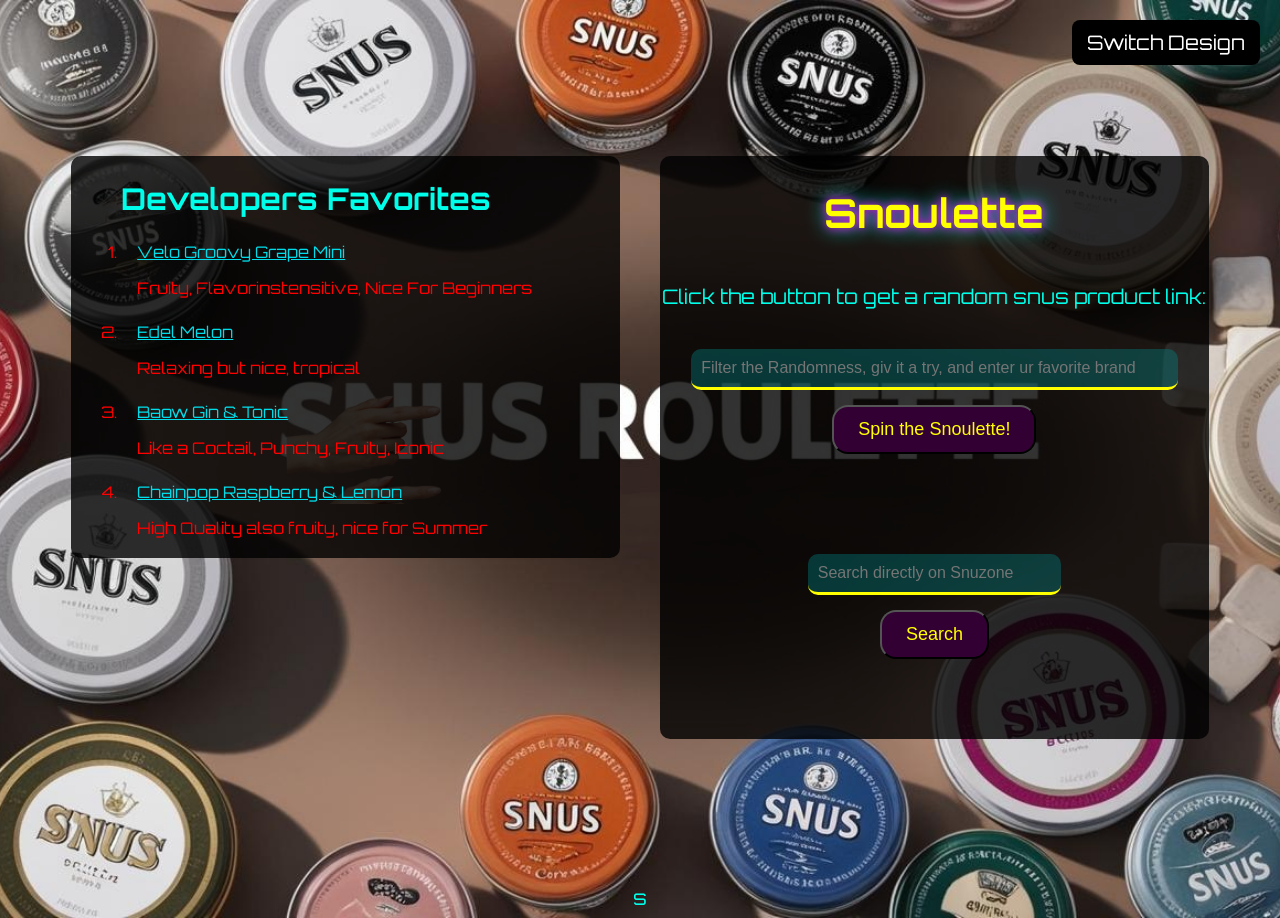
<file: index.html>
<!DOCTYPE html>
<html lang="en">
<head>
    <link rel="icon" href="logo.png" type="image/svg+xml">
    <link rel="prefetch" href="lightdesign.html">
    <meta charset="UTF-8">
    <meta name="viewport" content="width=device-width, initial-scale=1.0">
    <title>Snoulette</title>
    <style>
@import url('https://fonts.googleapis.com/css2?family=Space+Mono:ital,wght@0,400;0,700;1,400;1,700&display=swap');
@import url('https://fonts.googleapis.com/css2?family=Orbitron:wght@700&display=swap');

body {
    font-family: 'Orbitron', sans-serif;
    text-align: center;
    margin-top: 10px;
    font-size: 20px;
    background-image: url("background.jpg");
    background-size: cover;
    background-repeat: no-repeat;
    background-position: center center;
    color: #00ffea;
    display: flex;
    flex-direction: column;
    justify-content: center;
    align-items: center;
    min-height: 100vh;
    animation: bgPulse 5s infinite alternate, glow 5s infinite alternate;
}

h1 {
    font-size: 2.5rem;
    margin-top: 2rem;
    text-shadow: 0 0 10px #ff00f7, 0 0 20px #00ffe1;
    animation: glow 1.5s infinite alternate;
    color: #ffff00;
}


#designSwitchBtn {
    position: fixed;
    top: 20px;
    right: 20px;
    padding: 10px 15px;
    background-color: #000;
    color: #fff;
    text-decoration: none;
    border-radius: 8px;
    z-index: 1000;
    transition: background 0.3s;
  }

  #designSwitchBtn:hover {
    background-color: #333;
  }

button {
    background-color: #330033;
    color: #ffff00;
    padding: 12px 24px;
    font-size: 18px;
    margin-top: 15px;
    border-radius: 16px;
    transition: transform 0.3s ease;
    cursor: pointer;
    
    margin-bottom: 80px;

}

button:hover {
    transform: rotate(20deg) scale(1.2);
    animation: bgPulse 0.5s infinite alternate, glow 0.5s infinite alternate;
}

button:active {
    transform: scale(1.2);
}

input[type="text"] {
    padding: 10px;
    font-size: 16px;
    margin-top: 20px;
    width: 85%;
    background: rgba(0, 128, 128, .4);
    border: none;
    border-bottom: .2em solid #ffff00;
    border-radius: 10px;
    color: #ffff00;
}

.proton {
    width: 50%;
    height: 50%;
    border-radius: 50%;
}

.electron {
    width: 60%;
    height: 60%;
    position: absolute;
    animation: rotation 3s infinite linear;
    border-radius: 50%;
    left: 50%;
    top: 50%;
    transform: translate(-50%, -50%);
    z-index: -1;
}

.electron::before {
    content: "";
    width: 20%;
    height: 20%;
    background-image: url('pngegg.png');
    background-size: contain;
    position: absolute;
    left: -20px;
    top: -20px;
    transform: translate(20%, 200%);
    margin: 20px;
    z-index: -1;
}

@keyframes rotation {
    0% {
        transform: translate(-50%, -50%) rotate(-360deg);
    }
}

@keyframes bgPulse {
    from {
        background-color: #0f0f0f;
    }
    to {
        background-color: #2b0033;
    }
}

@keyframes glow {
    from {
        text-shadow: 0 0 5px #ff00f7, 0 0 20px #00ffe1;
    }
    to {
        text-shadow: 0 0 20px #ff00f7, 0 0 50px #00ffe1;
    }
}

a {
    color: #00ddea;;
}

ol {
    padding-left: 50px;
}

li {
    color: #ff0000;
    padding-left: 16px;
    margin-top: 24px;
    position: relative;
    font-size: 16px;
    line-height: 20px;
}


.main-content {
    display: flex;
    justify-content: center;
    align-items: flex-start;
    gap: 40px;
    flex-wrap: wrap;
    width: 90%;
    max-width: 1200px;
    margin: auto;

}

.list-section {
    flex: 1;
    min-width: 300px;
    text-align: left;
background-color: rgba(0, 0, 0, 0.8);
border-radius: 10px;
}

.right-section {
    flex: 1;
    min-width: 300px;
    display: flex;
    flex-direction: column;
    align-items: center;
    background-color: rgba(0, 0, 0, 0.8);
border-radius: 10px;
}

/* Responsive */
@media (max-width: 768px) {
    body {
        font-size: 16px;
        margin-top: 20px;
    }

    button {
        font-size: 14px;
        padding: 10px 20px;
    }

    input[type="text"] {
        width: 90%;
    }

    .proton {
        width: 40%;
        height: 40%;
    }

    .electron {
        width: 80%;
        height: 80%;
    }
}
    </style>
</head>
<body>

<div class="main-content">


  <div class="list-section">
    <ol class="alternating-colors">
<h2>Developers Favorites</h2>
      <li>
        <a href="https://snuzone.com/products/velo-groovy-grape">Velo Groovy Grape Mini</a>
        <p>Fruity, Flavorinstensitive, Nice For Beginners</p>
      </li>
      <li>
        <a href="https://snuzone.com/products/edel-snus-melon">Edel Melon</a>
        <p>Relaxing but nice, tropical</p>
      </li>
      <li>
        <a href="https://snuzone.com/products/baow-gin-tonic">Baow Gin & Tonic</a>
        <p>Like a Coctail, Punchy, Fruity, Iconic</p>
      </li>
  <li>
  <a href="https://snuzone.com/products/chainpop-raspberry-lemon">Chainpop Raspberry & Lemon</a>
        <p>High Quality also fruity, nice for Summer</p>
      </li>

    </ol>
  </div>

  <div class="right-section">




    <h1>Snoulette</h1>
    <p>Click the button to get a random snus product link:</p>
    <input type="text" id="searchInput" placeholder="Filter the Randomness, giv it a try, and enter ur favorite brand">
    <div class="proton">
      <button id="snusButton">Spin the Snoulette!</button>
        <form action="https://snuzone.com/search" method="get" target="_blank">
    <input type="hidden" name="type" value="product">
    <input type="text" name="q" placeholder="Search directly on Snuzone" required>
    <button type="submit">Search</button>
  </form>
      <a href="lightdesign.html" id="designSwitchBtn">Switch Design</a>
    </div>
  </div>
</div>

<div class="electron"></div>

<script>
    async function fetchSnusLinks() {
        const csvFilePath = 'snus-links.csv';
        try {
            const response = await fetch(csvFilePath);
            if (!response.ok) throw new Error('Failed to fetch CSV');
            const text = await response.text();
            const rows = text.split('\n');
            const snusLinks = rows.map(row => row.trim()).filter(row => row.length > 0);
            return snusLinks;
        } catch (error) {
            console.error('Error fetching data:', error);
        }
    }

    const input = document.getElementById("searchInput");

    input.addEventListener("keydown", function (event) {
        if (event.key === "Enter") {
            const value = input.value.trim().toLowerCase();
            if (value === "easteregg") {
                window.open("https://nichno.github.io/east.html", "_blank");
            }
        }
    });

    async function randomizeSnus() {
        const searchTerm = document.getElementById("searchInput").value.toLowerCase();
        const snusLinks = await fetchSnusLinks();
        if (snusLinks && snusLinks.length > 0) {
            const filteredLinks = snusLinks.filter(link => link.toLowerCase().includes(searchTerm));
            if (filteredLinks.length > 0) {
                const randomFilteredLink = filteredLinks[Math.floor(Math.random() * filteredLinks.length)];
                window.open(randomFilteredLink, '_blank');
            } else {
                alert("No snus links found matching your search!");
            }
        } else {
            alert("No snus links available!");
        }
    }

    document.getElementById("snusButton").onclick = randomizeSnus;
</script>

</body>
</html>
s
</file>
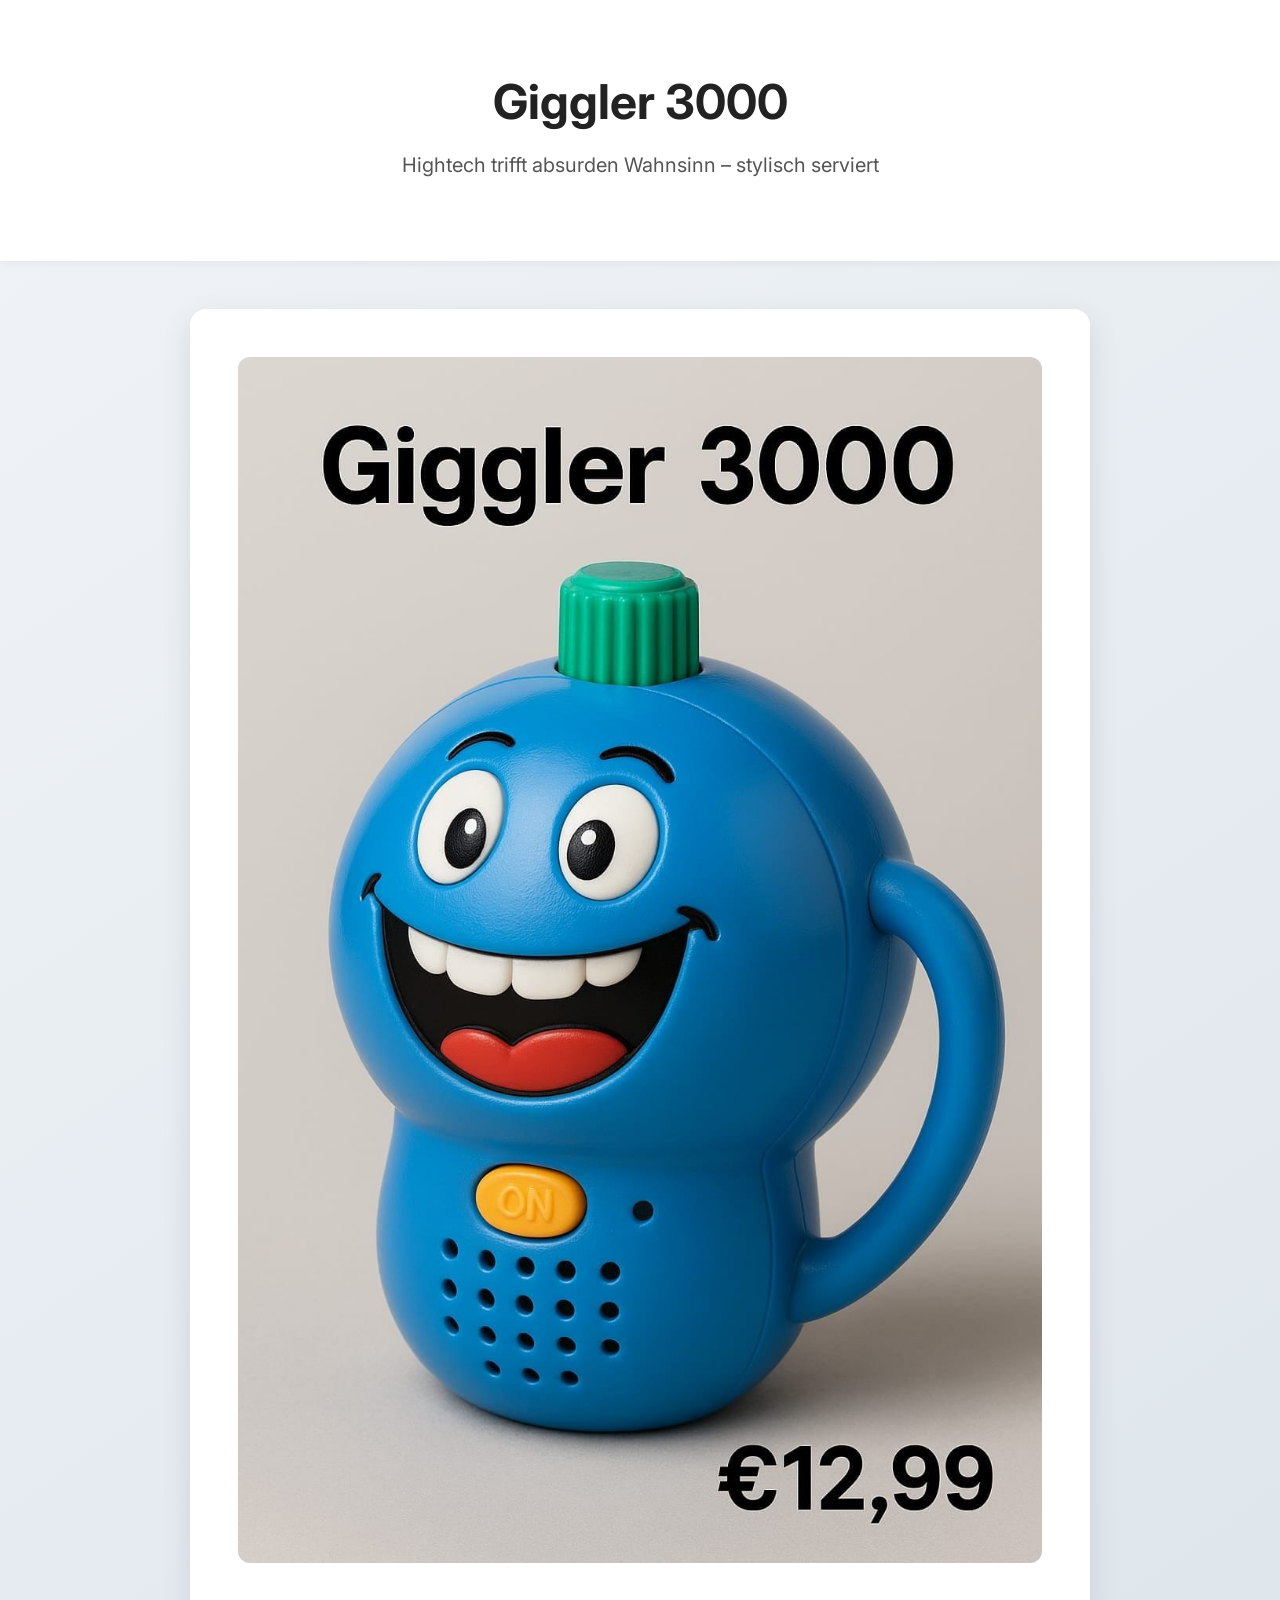
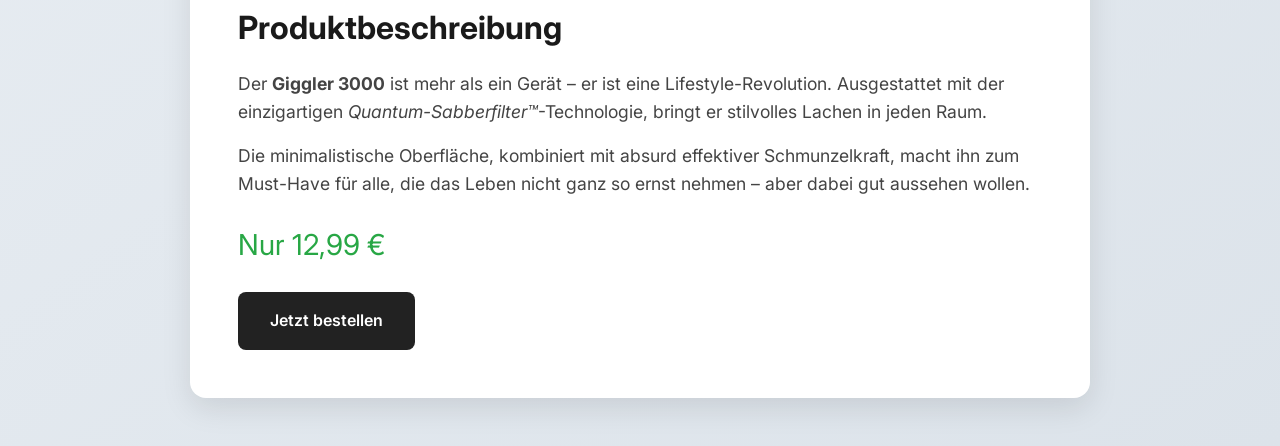
<file: Giggler.html>
<!DOCTYPE html><html lang="de">
<head>
  <meta charset="UTF-8">
  <meta name="viewport" content="width=device-width, initial-scale=1.0">
  <title>Giggler 3000</title>
  <link href="https://fonts.googleapis.com/css2?family=Inter:wght@400;600&display=swap" rel="stylesheet">
  <style>
    * {
      box-sizing: border-box;
      margin: 0;
      padding: 0;
    }
    body {
      font-family: 'Inter', sans-serif;
      background: linear-gradient(145deg, #f0f4f8, #dce3ea);
      color: #1a1a1a;
      line-height: 1.6;
    }
    header {
      text-align: center;
      padding: 4rem 2rem;
      background-color: #fff;
      box-shadow: 0 2px 10px rgba(0,0,0,0.05);
    }
    header h1 {
      font-size: 3rem;
      color: #222;
    }
    header p {
      font-size: 1.25rem;
      color: #555;
      margin-top: 0.5rem;
    }
    main {
      max-width: 900px;
      margin: 3rem auto;
      background: white;
      padding: 3rem;
      border-radius: 16px;
      box-shadow: 0 10px 30px rgba(0, 0, 0, 0.1);
      transition: all 0.3s ease-in-out;
    }
    main:hover {
      transform: translateY(-4px);
      box-shadow: 0 20px 40px rgba(0,0,0,0.15);
    }
    .product-img {
      width: 100%;
      height: auto;
      border-radius: 12px;
      margin-bottom: 2rem;
    }
    h2 {
      font-size: 2rem;
      margin-bottom: 1rem;
      color: #1a1a1a;
    }
    .price {
      font-size: 1.8rem;
      color: #28a745;
      margin: 1.5rem 0;
    }
    p {
      font-size: 1.1rem;
      color: #444;
      margin-bottom: 1rem;
    }
    .buy-btn {
      display: inline-block;
      padding: 1rem 2rem;
      background: #222;
      color: #fff;
      border-radius: 8px;
      text-decoration: none;
      font-weight: 600;
      transition: background 0.3s ease;
    }
    .buy-btn:hover {
      background: #000;
    }
  </style>
</head>
<body>
  <header>
    <h1>Giggler 3000</h1>
    <p>Hightech trifft absurden Wahnsinn – stylisch serviert</p>
  </header>
  <main>
    <img src="giggler3000.jpg" alt="Giggler 3000 Produktbild" class="product-img">
    <h2>Produktbeschreibung</h2>
    <p>
      Der <strong>Giggler 3000</strong> ist mehr als ein Gerät – er ist eine Lifestyle-Revolution. Ausgestattet mit der einzigartigen <em>Quantum-Sabberfilter™</em>-Technologie, bringt er stilvolles Lachen in jeden Raum.
    </p>
    <p>
      Die minimalistische Oberfläche, kombiniert mit absurd effektiver Schmunzelkraft, macht ihn zum Must-Have für alle, die das Leben nicht ganz so ernst nehmen – aber dabei gut aussehen wollen.
    </p>
    <p class="price">Nur 12,99 €</p>
    <a href="https://youtu.be/dQw4w9WgXcQ" class="buy-btn">Jetzt bestellen</a>
  </main>
</body>
</html>
</file>
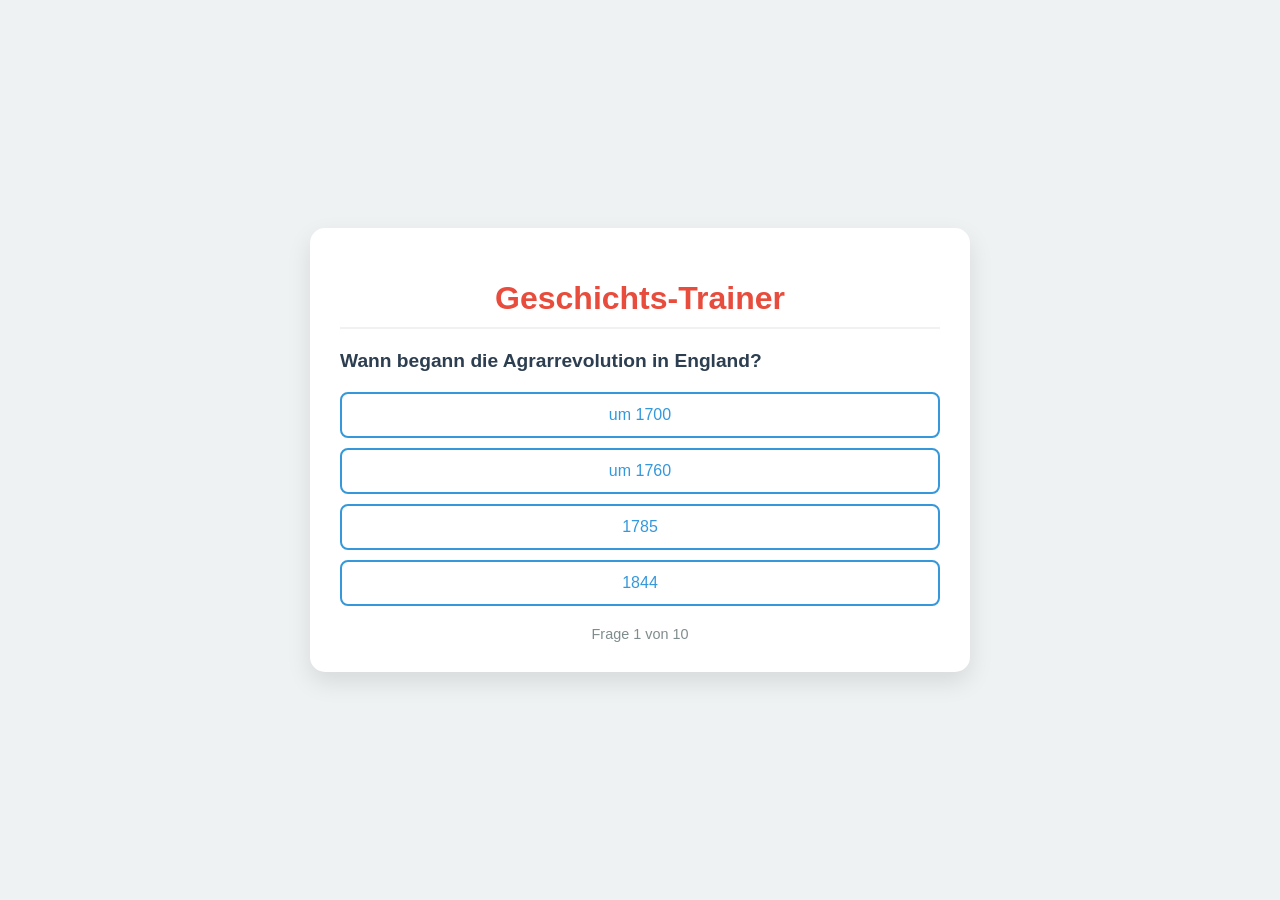
<file: Interaktives_Industrie_Quiz.html>
<!DOCTYPE html>
<html lang="de">
<head>
    <meta charset="UTF-8">
    <meta name="viewport" content="width=device-width, initial-scale=1.0">
    <title>Interaktives Geschichts-Quiz</title>
    <style>
        body {
            font-family: 'Segoe UI', Roboto, Helvetica, Arial, sans-serif;
            background-color: #eef2f3;
            color: #2c3e50;
            margin: 0;
            display: flex;
            justify-content: center;
            align-items: center;
            min-height: 100vh;
        }
        .quiz-container {
            background: white;
            width: 90%;
            max-width: 600px;
            padding: 30px;
            border-radius: 15px;
            box-shadow: 0 10px 25px rgba(0,0,0,0.1);
        }
        h1 {
            text-align: center;
            color: #e74c3c;
            border-bottom: 2px solid #f1f1f1;
            padding-bottom: 10px;
        }
        .question {
            font-size: 1.2rem;
            margin-bottom: 20px;
            font-weight: bold;
        }
        .options {
            display: grid;
            gap: 10px;
        }
        button {
            padding: 12px;
            font-size: 1rem;
            border: 2px solid #3498db;
            background: white;
            color: #3498db;
            border-radius: 8px;
            cursor: pointer;
            transition: all 0.2s;
        }
        button:hover {
            background: #3498db;
            color: white;
        }
        .feedback {
            margin-top: 20px;
            padding: 15px;
            border-radius: 8px;
            display: none;
            text-align: center;
            font-weight: bold;
        }
        .correct {
            background-color: #d4edda;
            color: #155724;
            display: block;
        }
        .wrong {
            background-color: #f8d7da;
            color: #721c24;
            display: block;
        }
        #score-display {
            text-align: center;
            margin-top: 20px;
            font-size: 0.9rem;
            color: #7f8c8d;
        }
        .hidden { display: none; }
    </style>
</head>
<body>

<div class="quiz-container" id="quiz">
    <h1>Geschichts-Trainer</h1>
    <div id="game">
        <div class="question" id="question-text">Lade Frage...</div>
        <div class="options" id="options-container"></div>
        <div id="feedback" class="feedback"></div>
    </div>
    <div id="score-display">Frage <span id="current-q">1</span> von 10</div>
</div>

<script>
    const questions = [
        { q: "Wann begann die Agrarrevolution in England?", a: ["um 1700", "um 1760", "1785", "1844"], correct: 1 },
        { q: "Wann begann die Industrielle Revolution in England?", a: ["um 1770", "1776", "1808", "1834"], correct: 0 },
        { q: "In welchem Jahr wurde der mechanische Webstuhl erfunden?", a: ["1764", "1770", "1785", "1806"], correct: 2 },
        { q: "Wann fand der Aufstand der schlesischen Weber statt?", a: ["1838", "1844", "1848", "1851"], correct: 1 },
        { q: "Wann wurde die erste Weltausstellung in London eröffnet?", a: ["1844", "1851", "1869", "1875"], correct: 1 },
        { q: "Bessemer-Verfahren zur Massenstahlerzeugung?", a: ["1855/56", "1869/70", "1876", "1877"], correct: 0 },
        { q: "Gründung der Sozialdemokratischen Arbeiterpartei?", a: ["1848", "1869", "1875", "1891"], correct: 1 },
        { q: "Zeitraum der Unterdrückung durch das Sozialistengesetz?", a: ["1873-1895", "1878-1890", "1880-1895", "1890-1913"], correct: 1 },
        { q: "Beginn der 'zweiten' Industriellen Revolution (Elektrizität)?", a: ["1879", "um 1890", "1893", "1903"], correct: 1 },
        { q: "Einführung des Fließbandes bei Henry Ford?", a: ["1890", "1903", "1910", "1913"], correct: 3 }
    ];

    let currentQuestion = 0;
    let score = 0;

    function loadQuestion() {
        const q = questions[currentQuestion];
        document.getElementById('question-text').innerText = q.q;
        document.getElementById('current-q').innerText = currentQuestion + 1;
        const container = document.getElementById('options-container');
        container.innerHTML = '';
        document.getElementById('feedback').className = 'feedback';
        
        q.a.forEach((option, index) => {
            const btn = document.createElement('button');
            btn.innerText = option;
            btn.onclick = () => checkAnswer(index);
            container.appendChild(btn);
        });
    }

    function checkAnswer(index) {
        const feedback = document.getElementById('feedback');
        if (index === questions[currentQuestion].correct) {
            feedback.innerText = "Richtig! Gut gemacht.";
            feedback.className = "feedback correct";
            score++;
        } else {
            feedback.innerText = "Leider falsch. Die richtige Antwort war: " + questions[currentQuestion].a[questions[currentQuestion].correct];
            feedback.className = "feedback wrong";
        }

        setTimeout(() => {
            currentQuestion++;
            if (currentQuestion < questions.length) {
                loadQuestion();
            } else {
                showResult();
            }
        }, 2000);
    }

    function showResult() {
        document.getElementById('game').innerHTML = `
            <div style='text-align:center'>
                <h2>Fertig!</h2>
                <p>Du hast ${score} von ${questions.length} Fragen richtig beantwortet.</p>
                <button onclick='location.reload()'>Nochmal spielen</button>
            </div>
        `;
    }

    loadQuestion();
</script>

</body>
</html>
</file>
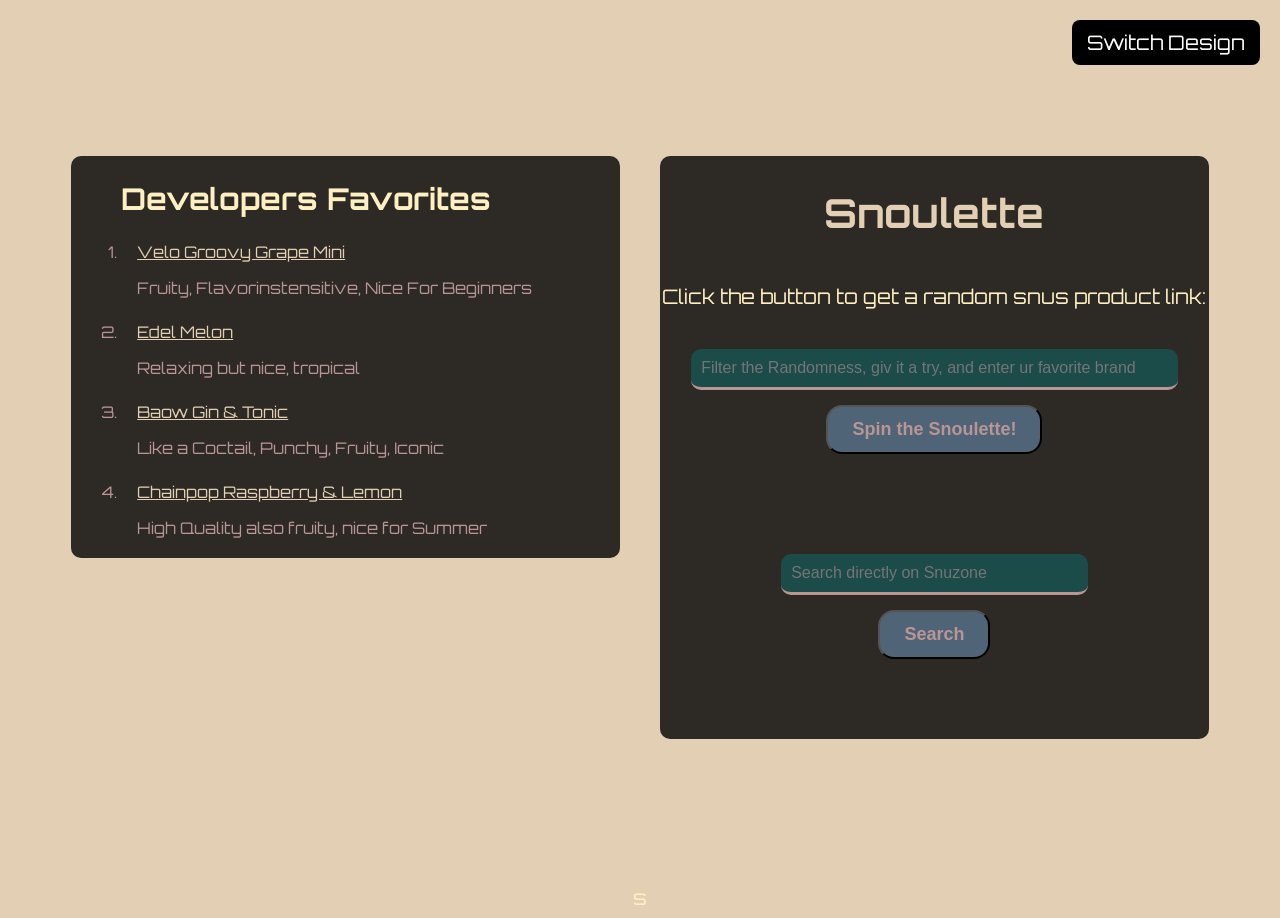
<file: lightdesign.html>
<!DOCTYPE html>
<html lang="en">
<head>
<!-- Google tag (gtag.js) -->
<script async src="https://www.googletagmanager.com/gtag/js?id=G-B6MJ8MC265"></script>
<script>
  window.dataLayer = window.dataLayer || [];
  function gtag(){dataLayer.push(arguments);}
  gtag('js', new Date());

  gtag('config', 'G-B6MJ8MC265');
</script>
    <link rel="icon" href="logo.png" type="image/svg+xml">
    <link rel="prefetch" href="index.html">
    <meta charset="UTF-8">
    <meta name="viewport" content="width=device-width, initial-scale=1.0">
    <title>Snoulette</title>
    <style>
@import url('https://fonts.googleapis.com/css2?family=Space+Mono:ital,wght@0,400;0,700;1,400;1,700&display=swap');
@import url('https://fonts.googleapis.com/css2?family=Orbitron:wght@700&display=swap');

body {
    font-family: 'Orbitron', sans-serif;
    text-align: center;
    margin-top: 10px;
    font-size: 20px;
    
    background-color: #e2cfb4;
    color: #fff0c1;
    display: flex;
    flex-direction: column;
    justify-content: center;
    align-items: center;
    min-height: 100vh;
}

h1 {
    font-size: 2.5rem;
    margin-top: 2rem;
    color: #e2cfb4;
}


#designSwitchBtn {
    position: fixed;
    top: 20px;
    right: 20px;
    padding: 10px 15px;
    background-color: #000;
    color: #fff;
    text-decoration: none;
    border-radius: 8px;
    z-index: 1000;
    transition: background 0.3s;
  }

  #designSwitchBtn:hover {
    background-color: #333;
  }

button {
    background-color: #4f6477;
    color: #b89695;
    padding: 12px 24px;
    font-size: 18px;
     font-weight: bold;
    margin-top: 15px;
    border-radius: 16px;
    transition: transform 0.3s ease;
    cursor: pointer;
    
    margin-bottom: 80px;

}

button:hover {
    transform: rotate(20deg) scale(1.2);
    animation: bgPulse 0.5s infinite alternate, glow 0.5s infinite alternate;
}

button:active {
    transform: scale(1.2);
}

input[type="text"] {
    padding: 10px;
    font-size: 16px;
    margin-top: 20px;
    width: 85%;
    background: rgba(0, 128, 128, .4);
    border: none;
    border-bottom: .2em solid #b89695;
    border-radius: 10px;
    color: #b89695;
}


a {
    color: #e2cfb4;;
}

ol {
    padding-left: 50px;
}

li {
    color: #b89695;
    padding-left: 16px;
    margin-top: 24px;
    position: relative;
    font-size: 16px;
    line-height: 20px;
}


.main-content {
    display: flex;
    justify-content: center;
    align-items: flex-start;
    gap: 40px;
    flex-wrap: wrap;
    width: 90%;
    max-width: 1200px;
    margin: auto;

}

.list-section {
    flex: 1;
    min-width: 300px;
    text-align: left;
background-color: rgba(0, 0, 0, 0.8);
border-radius: 10px;
}

.right-section {
    flex: 1;
    min-width: 300px;
    display: flex;
    flex-direction: column;
    align-items: center;
    background-color: rgba(0, 0, 0, 0.8);
border-radius: 10px;
}

/* Responsive */
@media (max-width: 768px) {
    body {
        font-size: 16px;
        margin-top: 20px;
    }

    button {
        font-size: 14px;
        padding: 10px 20px;
    }

    input[type="text"] {
        width: 90%;
    }

    .proton {
        width: 40%;
        height: 40%;
    }

    .electron {
        width: 80%;
        height: 80%;
    }
}
    </style>
</head>
<body>

<div class="main-content">


  <div class="list-section">
    <ol class="alternating-colors">
<h2>Developers Favorites</h2>
      <li>
        <a href="https://snuzone.com/products/velo-groovy-grape">Velo Groovy Grape Mini</a>
        <p>Fruity, Flavorinstensitive, Nice For Beginners</p>
      </li>
      <li>
        <a href="https://snuzone.com/products/edel-snus-melon">Edel Melon</a>
        <p>Relaxing but nice, tropical</p>
      </li>
      <li>
        <a href="https://snuzone.com/products/baow-gin-tonic">Baow Gin & Tonic</a>
        <p>Like a Coctail, Punchy, Fruity, Iconic</p>
      </li>
  <li>
  <a href="https://snuzone.com/products/chainpop-raspberry-lemon">Chainpop Raspberry & Lemon</a>
        <p>High Quality also fruity, nice for Summer</p>
      </li>

    </ol>
  </div>

  <div class="right-section">



    <h1>Snoulette</h1>
    <p>Click the button to get a random snus product link:</p>
    <input type="text" id="searchInput" placeholder="Filter the Randomness, giv it a try, and enter ur favorite brand">
    <div class="proton">
      <button id="snusButton">Spin the Snoulette!</button>
         <form action="https://snuzone.com/search" method="get" target="_blank">
    <input type="hidden" name="type" value="product">
    <input type="text" name="q" placeholder="Search directly on Snuzone" required>
    <button type="submit">Search</button>
  </form>
      <a href="index.html" id="designSwitchBtn">Switch Design</a>
    </div>
  </div>
</div>

<div class="electron"></div>

<script>
    async function fetchSnusLinks() {
        const csvFilePath = 'snus-links.csv';
        try {
            const response = await fetch(csvFilePath);
            if (!response.ok) throw new Error('Failed to fetch CSV');
            const text = await response.text();
            const rows = text.split('\n');
            const snusLinks = rows.map(row => row.trim()).filter(row => row.length > 0);
            return snusLinks;
        } catch (error) {
            console.error('Error fetching data:', error);
        }
    }

    const input = document.getElementById("searchInput");

    input.addEventListener("keydown", function (event) {
        if (event.key === "Enter") {
            const value = input.value.trim().toLowerCase();
            if (value === "easteregg") {
                window.open("https://nichno.github.io/Website/east.html", "_blank");
            }
        }
    });

    async function randomizeSnus() {
        const searchTerm = document.getElementById("searchInput").value.toLowerCase();
        const snusLinks = await fetchSnusLinks();
        if (snusLinks && snusLinks.length > 0) {
            const filteredLinks = snusLinks.filter(link => link.toLowerCase().includes(searchTerm));
            if (filteredLinks.length > 0) {
                const randomFilteredLink = filteredLinks[Math.floor(Math.random() * filteredLinks.length)];
                window.open(randomFilteredLink, '_blank');
            } else {
                alert("No snus links found matching your search!");
            }
        } else {
            alert("No snus links available!");
        }
    }

    document.getElementById("snusButton").onclick = randomizeSnus;
</script>

</body>
</html>
s
</file>
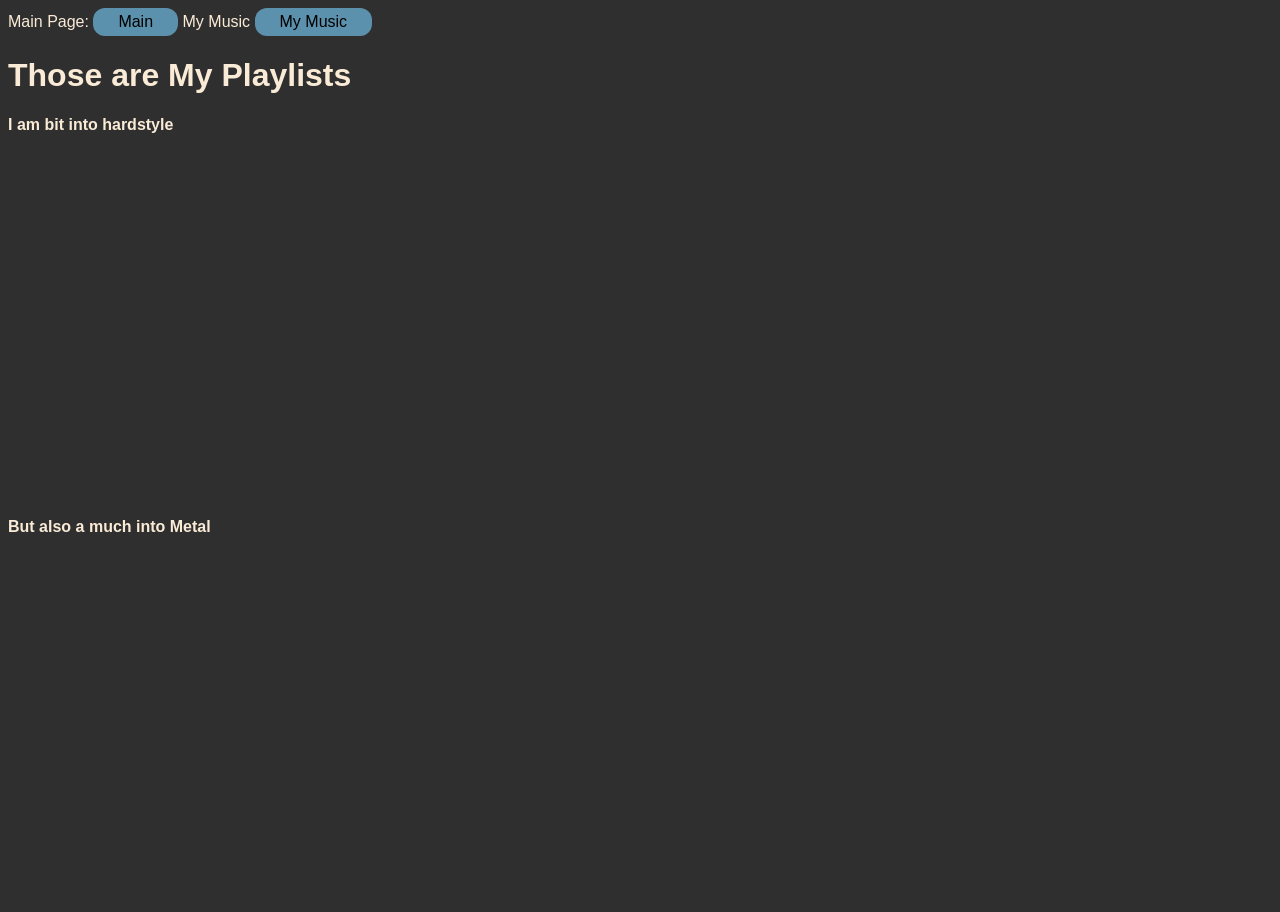
<file: Playlists.html>
<html>
    <head>
<title>My Playlists</title>
 <link rel="icon" href="NICHNO.png" type="image/png">
    </head>

    <style>
        body{
font-family: arial;
color: antiquewhite;
            flex-wrap: wrap;
            background-color: #2f2f2f;
        }
a:link, a:visited {
  background-color: #5C91AD;
  color: rgb(0, 0, 0);
  padding: 14px 25px;
  text-align: center;
  text-decoration: none;
  display: inline-block;
    border-radius: 12px;


    
}

@keyframes example {
  from {border-radius: 12px; background-color:#5C91AD;}    
  50%{border-radius: 25px; background-color:antiquewhite;}
  to {border-radius: 12px; background-color:#5C91AD;}   
}


</style>

<style>
{
font-family: arial;
color: antiquewhite;
            flex-wrap: wrap;
            background-color: #2f2f2f;
        }
header
a:link, a:visited {
  
  color: rgb(0, 0, 0);
  padding: 5px 25px;
  text-align: center;
  text-decoration: none;
  display: inline-block;
    border-radius: 12px;
    
    
}
a:hover {
 

  animation-name: example;
  animation-duration: 0.5s;
  cursor:
} a:hover
</style>
   <header>Main Page: <a href="/index.html" target=_blank>Main </a> My Music <a href="/Music.html" target=_blank>My Music </a></header>
   <p></p>
  <h1>
     Those are My Playlists
    </h1>
 




<body>
<p><b> I am bit into hardstyle </b></p>
    <iframe style="border-radius:12px" src="https://open.spotify.com/embed/playlist/2HgD5S7GOjURNKE1gm73th?utm_source=generator" width="50%" height="352" frameBorder="0" allowfullscreen="" allow="autoplay; clipboard-write; encrypted-media; fullscreen; picture-in-picture" loading="lazy"></iframe>
    <p><b>But also a much into Metal</b></p>
    <iframe style="border-radius:12px" src="https://open.spotify.com/embed/playlist/40YjSh1ueBSk9ethAFu1br?utm_source=generator" width="50%" height="352" frameBorder="0" allowfullscreen="" allow="autoplay; clipboard-write; encrypted-media; fullscreen; picture-in-picture" loading="lazy"></iframe>
    </body>
</html>
</file>
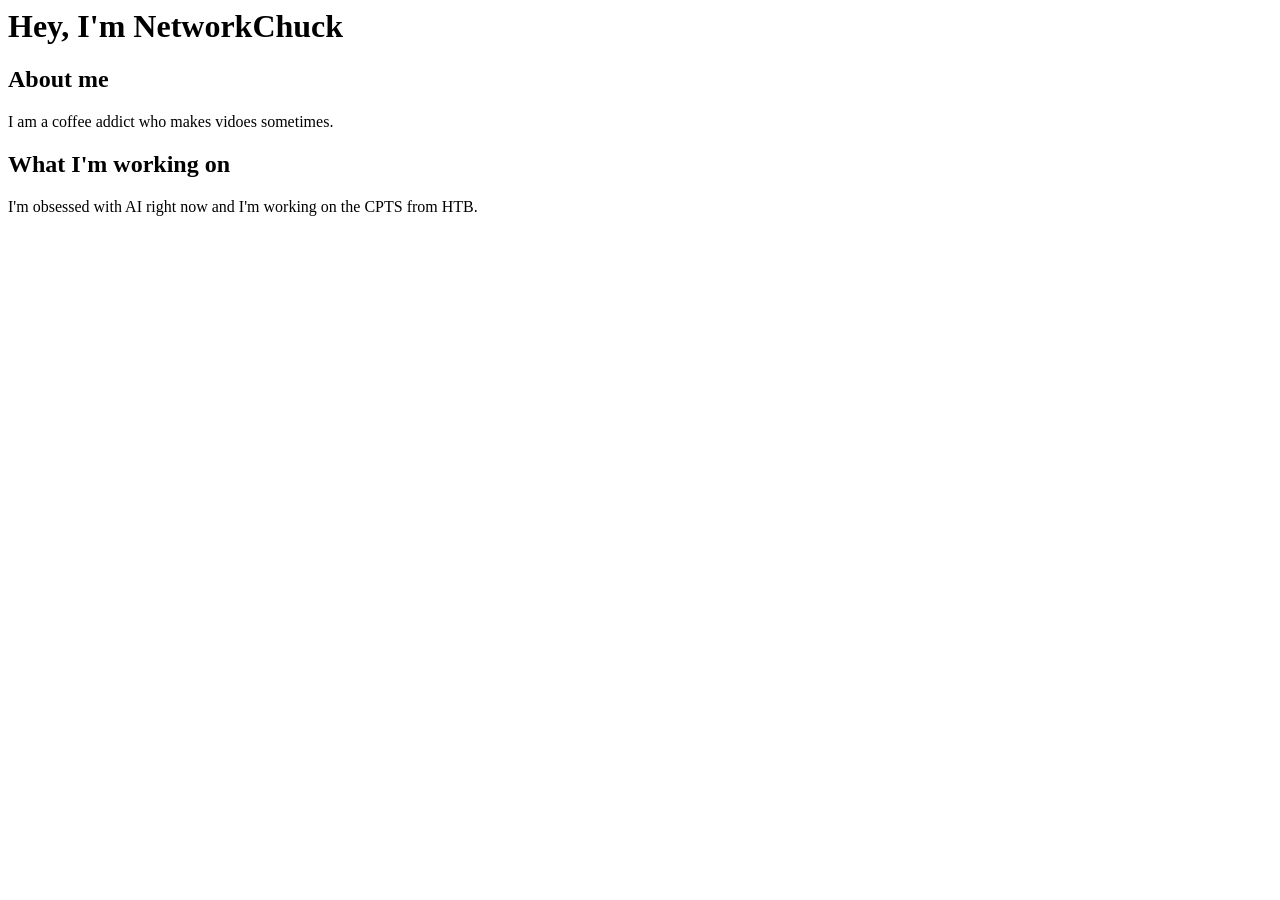
<file: Website.html>
<html>
    <h1>
        Hey, I'm NetworkChuck
    </h1>
    <body>
        <h2>About me</h2>
        <p>
            I am a coffee addict who makes vidoes sometimes.
        </p>
        <h2>What I'm working on</h2>
        <p>
            I'm obsessed with AI right now and I'm working on the CPTS from HTB.
        </p>
    </body>
</html>
</file>
